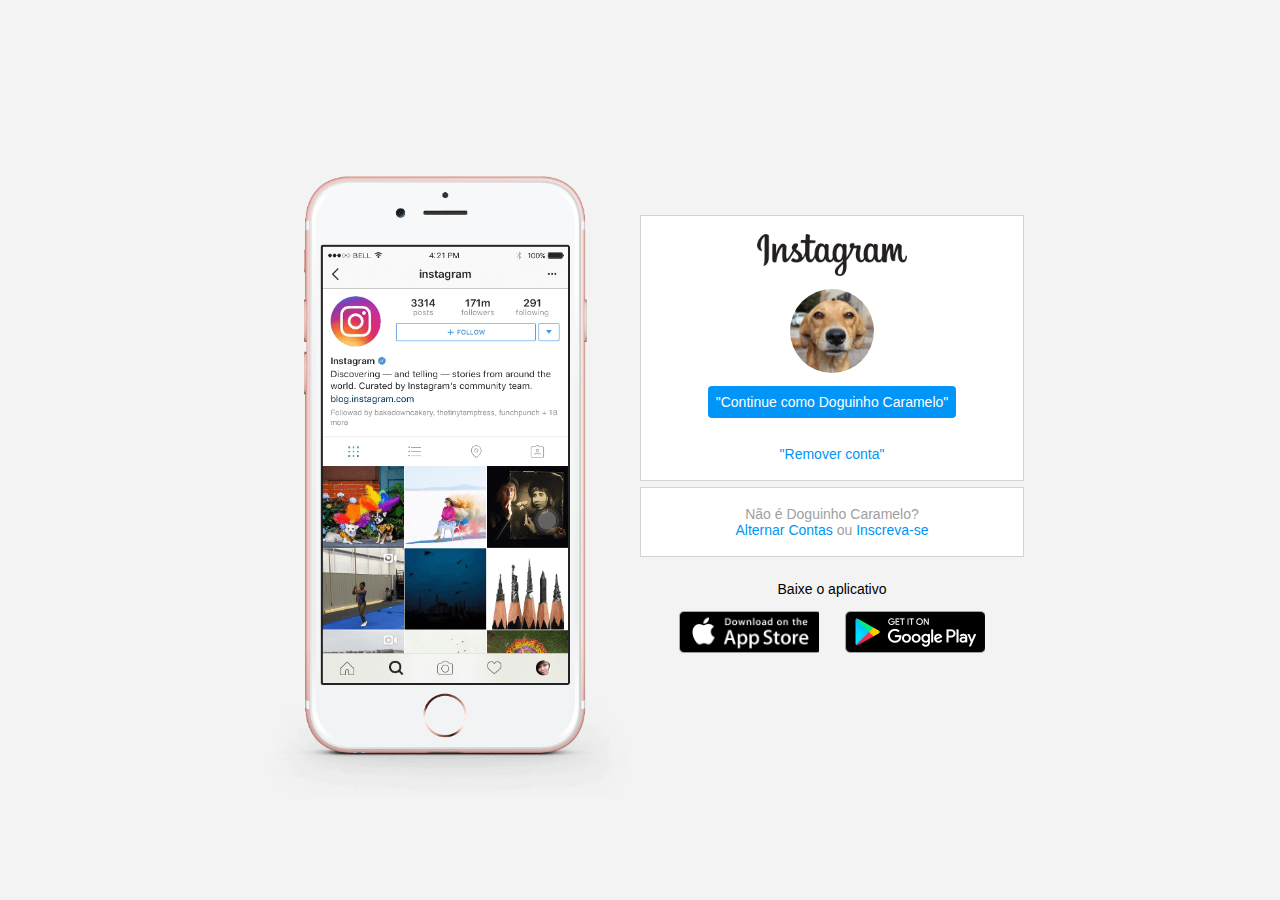
<file: instagram-landing-page/index.html>
<!DOCTYPE html>
<html lang="en">
<head>
	<meta charset="UTF-8">
	<meta name="viewport" content="width=device-width, initial-scale=1.0">
	<link rel="stylesheet" href="style.css">
	<title>Instagram</title>
</head>
<body>
	<div class="instagram-wrapper">

		<div class="instagram-phone">
			<img src="./img/instagram-celular.png" alt="celular">
		</div>
		<div class="instagram-continue">
			<div class="group">
				<img src="./img/instagram-logo.png" class="instagram-logo" alt="Instagram logo">
				<div class="profile-photo">
					<img src="./img/doguinho.jpg" alt="Foto de perfil">
				</div>
				<a href="#" class="instagram-login">"Continue como Doguinho Caramelo"</a>
				<a href="#" class="instagram-logout">"Remover conta"</a>
			</div>
			<div class="group">
				<p class="not-account">Não é Doguinho Caramelo?</p>
				<p class="not-account">
					<span class="link-blue">Alternar Contas</span> 
					ou
					<span class="link-blue">Inscreva-se</span>
				</p>
			</div>
			<div class="get-the-app">	
				<p class="get-app">Baixe o aplicativo</p>
				<div class="download">
					<a href="#" class="app-download"></a>
					<a href="#" class="app-download"></a>
				</div>
			</div>
		</div>
	</div>
</body>
</html>
</file>
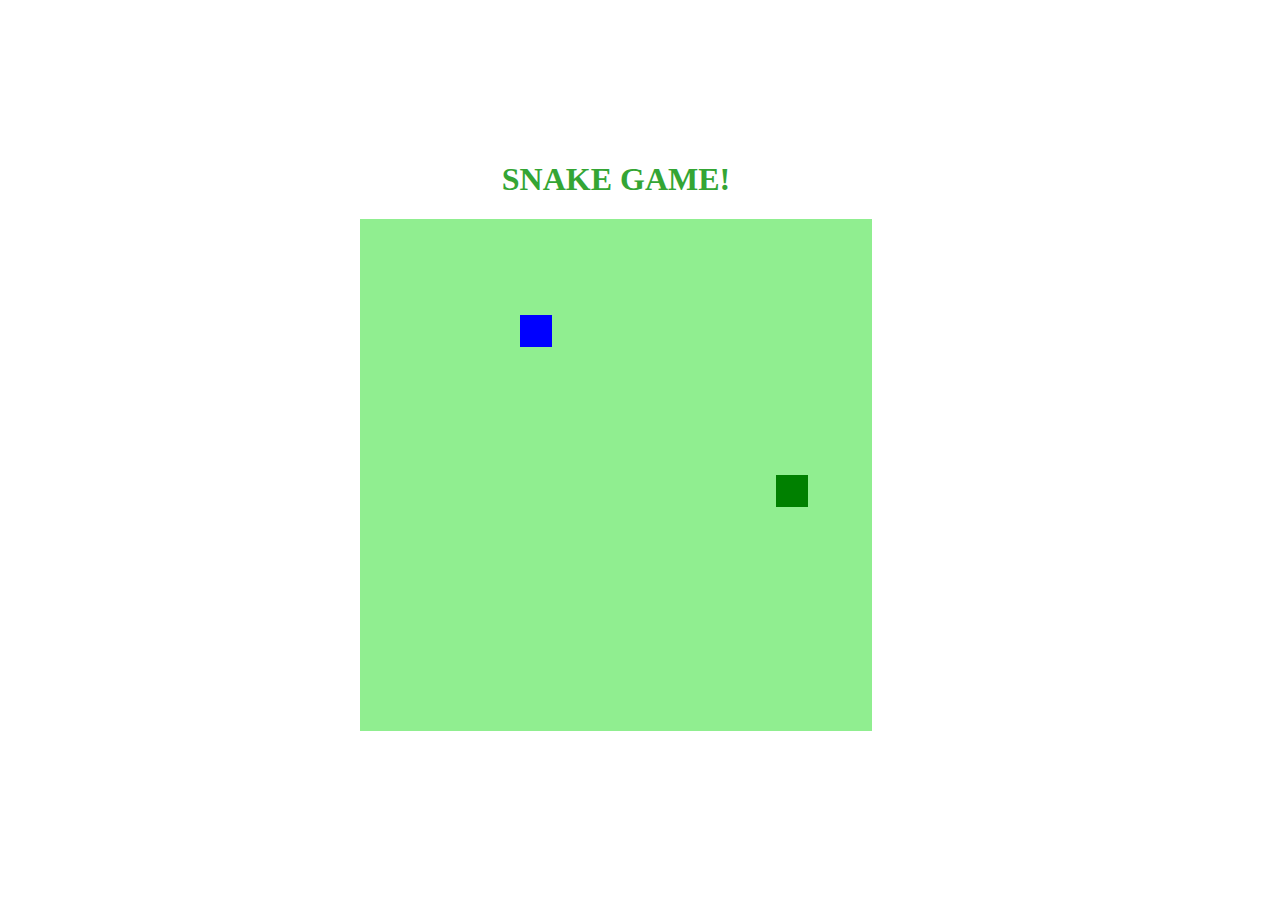
<file: snake-game/index.html>
<!DOCTYPE html>
<html lang="en">
	<head>
		<meta charset="UTF-8">
		<meta name="viewport" content="width=device-width, initial-scale=1.0">
		<meta http-equiv="X-UA-Compatible" content="ie=edge">
		<title>Snake Game</title>
		<link rel="stylesheet" href="style.css">
		<script defer src="script.js"></script>
	</head>
	<body>
		<h1>SNAKE GAME!</h1>
		<canvas id="snake" width="512" height="512"></canvas>
	</body>
</html>
</file>
<file: instagram-landing-page/style.css>
* {
	padding: 0;
	margin:0;
	box-sizing: border-box;
	text-decoration: none;
	font-family: sans-serif;
	font-size: 14px;
}

body {
	width: 100%;
	min-height: 100vh;
	background-color: rgb(243, 243, 243);
	margin: 0;
	padding: 0;
	display: flex;
	justify-content: center;
}

.instagram-wrapper {
	display: flex;
	align-items: center;
	justify-content: start;
	width: 60%;
	height: 100vh;
}

.instagram-phone {
	display: flex;
	align-items: center;
	justify-content: center;
	width: 50%;
}

.instagram-phone img {
	height: 50rem;
}

.instagram-continue {
	display: flex;
	align-items: center;
	justify-content: space-around;
	flex-direction: column;
	width: 50%;
	min-height: 34rem;
}

.group {
	display: flex;
	justify-content: space-between;
	align-items: center;
	flex-direction: column;
	background-color: #fff;
	width: 100%;
	padding: 1.3rem 0;
	border: 1px solid lightgray;	
}

.group:nth-child(1) {
	min-height: 19rem;
}

.instagram-logo {
	height: 3rem;
}

.profile-photo {
	display: flex;
	align-items: center;
	justify-content: center;
	border-radius: 50%;
	overflow: hidden;
}

.profile-photo img {
	height: 6rem;
}

.instagram-login {
	background-color: #0095f6;
	color: #fff;
	padding: 8px;
	border-radius: 4px; 
}

.instagram-logout {
	color: #0095f6;
	margin-top: 1rem;
}

.not-account {
	color: rgb(160, 160, 160);
}

.link-blue {
	color: #0095f6;
}

.get-the-app {
	display: flex;
	flex-direction: column;
	align-items: center;
	justify-content: center;
	width: 100%;
	padding: 1.3rem 0;
}

.download {
	display: flex;
	width: 100%;
	justify-content: space-evenly;
	align-items: center;
	padding: 1rem;
}

.app-download {
	height: 3rem;
	width: 10rem;
	background-size: cover;
}

.app-download:nth-child(1) {
	background-image: url('./img/apple-button.png');
}

.app-download:nth-child(2) {
	background-image: url('./img/googleplay-button.png');
}

/* media queries */

@media (max-width: 1024px) {
	.instagram-wrapper {
		width: 90%;
	}
}

@media (max-width: 650px) {
	body { 
		background-color: #fff;
	}

	.instagram-wrapper {
		width: 90%	
	}
	
	.instagram-phone {
		display: none;
	}
	
	.instagram-continue {
		width: 100%;
	}

	.group {
		border: 1px solid transparent;
	}
}
</file>
<file: snake-game/style.css>
body{
	height: 95vh;
	width: 95vw;
	display: flex;
	flex-direction: column;
	justify-content: center;
	align-items: center;
	background-color:white;
	color: rgb(52, 165, 52);
}
</file>
